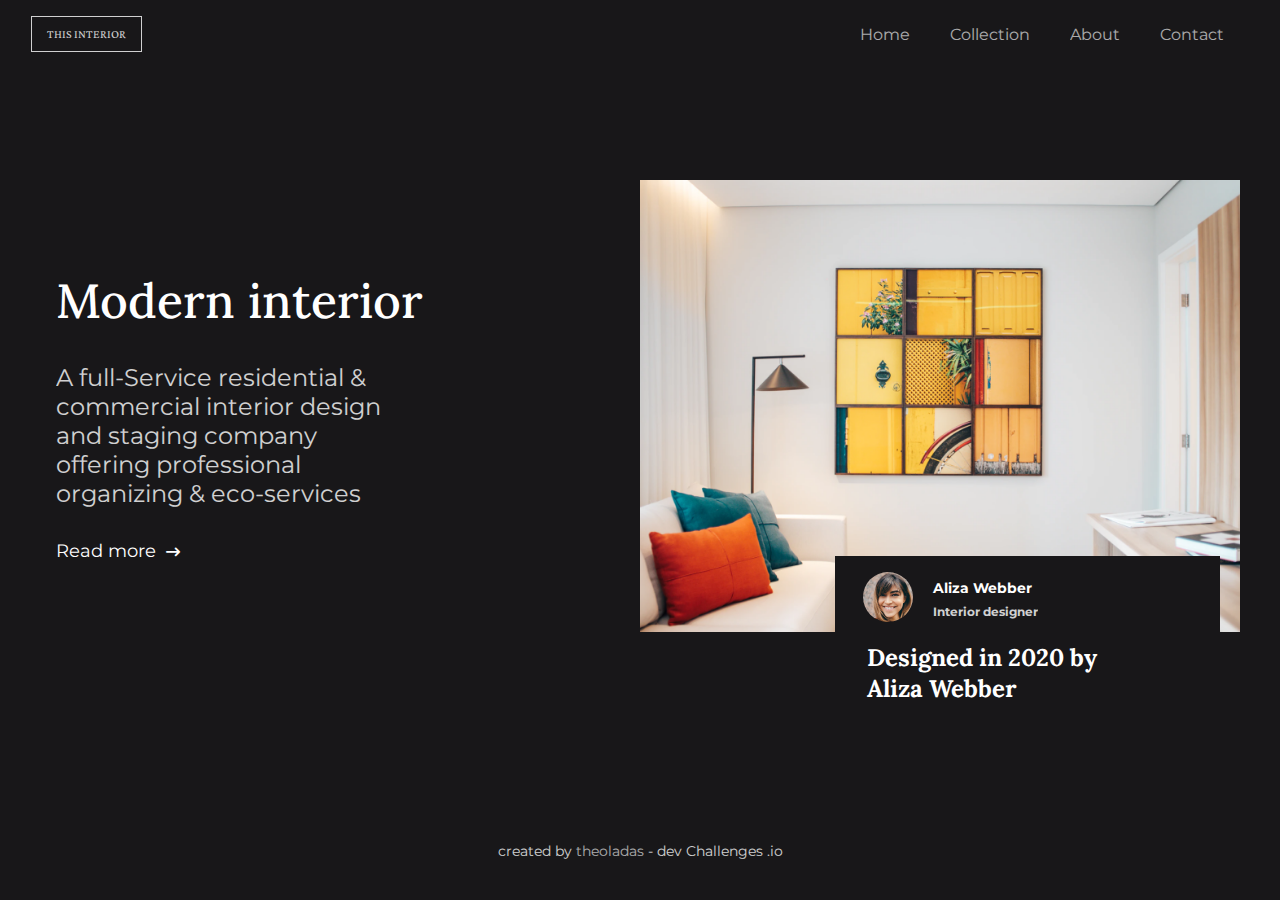
<file: Interior Consultant/index.html>
<!DOCTYPE html>
<html lang="en">
  <head>
    <meta charset="utf-8" />
    <meta
      name="viewport"
      content="width=device-width, initial-scale=1,
      maximum-scale=5"
    />
    <link rel="icon" href="devchallenges.png" />
    <link
      rel="shortcut icon"
      type="image/x-icon"
      href="https://devchallenges.io/"
    />
    <!-- google fonts -->
    <link
      href="https://fonts.googleapis.com/css2?family=Crimson+Pro:wght@200&family=Lora:wght@500;700&family=Montserrat&display=swap"
      rel="stylesheet"
    />
    <!-- font-awesome -->
    <link
      rel="stylesheet"
      href="https://cdnjs.cloudflare.com/ajax/libs/font-awesome/6.0.0/css/all.min.css"
      integrity="sha512-9usAa10IRO0HhonpyAIVpjrylPvoDwiPUiKdWk5t3PyolY1cOd4DSE0Ga+ri4AuTroPR5aQvXU9xC6qOPnzFeg=="
      crossorigin="anonymous"
      referrerpolicy="no-referrer"
    />
    <!-- css -->
    <link rel="stylesheet" href="/Interior Consultant/style.css" />
    <title>Interior Consultant</title>
  </head>
  <body>
    <!-- NAV -->
    <header>
      <nav>
        <button id="logo">THIS INTERIOR</button>
        <ul class="nav-links">
          <li><a href="#">Home</a></li>
          <li><a href="#">Collection</a></li>
          <li><a href="#">About</a></li>
          <li><a href="#">Contact</a></li>
        </ul>
        <div class="burger">
          <div class="line1"></div>
          <div class="line2"></div>
          <div class="line3"></div>
        </div>
      </nav>
    </header>
    <!-- HERO -->
    <div class="hero">
      <div class="container">
        <div class="row">
          <div class="info">
            <h1 class="title">Modern interior</h1>
            <p>
              A full-Service residential & commercial interior design and
              staging company offering professional organizing & eco-services
            </p>
            <span
              >Read more
              <i class="fa-solid fa-arrow-right-long"></i>
            </span>
          </div>
          <div class="image">
            <img src="photo1.png" class="banner-img" />
            <!-- CARD -->
            <div class="card">
              <div class="row">
                <div class="designer-image">
                  <img src="photo2.png" class="designer-img" />
                </div>
                <div class="designer-info">
                  <h4 class="">Aliza Webber</h4>
                  <h5 class="">Interior designer</h5>
                </div>
              </div>
              <div class="designer-heading">
                <h2 class="card-title">Designed in 2020 by Aliza Webber</h2>
              </div>
            </div>
          </div>
        </div>
      </div>
    </div>
    <!-- FOOTER -->
    <footer>
      <div class="footer-text">
        <p>
          created by <a href="https://github.com/theoladas">theoladas</a> - dev
          Challenges .io
        </p>
      </div>
    </footer>
    <script src="app.js"></script>
  </body>
</html>
</file>
<file: Interior Consultant/style.css>
* {
  margin: 0;
  padding: 0;
  box-sizing: border-box;
}

html {
  height: 100vh;
}

body {
  font-family: "Montserrat", sans-serif;
  background-color: #181719;
  color: #fff;
}

a,
li {
  list-style: none;
  color: #fff;
  text-decoration: none;
  opacity: 0.8;
  cursor: pointer;
  transition: all 0.4s ease;
}
a:hover,
li:hover {
  opacity: 1;
  text-decoration: underline;
}

img {
  max-width: 100%;
  height: auto;
}

.title {
  font-family: "Lora", serif;
  font-size: 48px;
  font-weight: 500;
  color: #fff;
  margin: 1rem;
  margin-bottom: 2rem;
}
@media screen and (max-width: 1024px) {
  .title {
    font-size: 45px;
  }
}
@media screen and (max-width: 795px) {
  .title {
    font-size: 43px;
  }
}

.card-title {
  font-family: "Lora", serif;
  font-size: 24px;
  color: #fff;
}
@media screen and (max-width: 1024px) {
  .card-title {
    font-size: 20px;
  }
}

.container {
  max-width: 1200px;
  width: 95%;
  margin: 0 auto;
}

.row {
  display: flex;
}

header {
  min-height: 20vh;
}
header nav {
  padding: 1rem;
  display: flex;
  justify-content: space-between;
}
header nav .nav-links {
  display: flex;
  align-items: center;
  justify-content: center;
}
header nav .nav-links li {
  margin-right: 40px;
}
header nav #logo {
  border: 1px solid #fff;
  color: #fff;
  background: none;
  font-family: "Crimson Pro", serif;
  font-size: 0.75rem;
  margin-left: 15px;
  opacity: 0.8;
  cursor: pointer;
  padding: 10px 15px;
  transition: all 0.4s ease;
}
header nav #logo:hover {
  opacity: 1;
}
header .burger {
  opacity: 0.8;
  display: none;
  transition: all 0.4s ease;
}
header .burger:hover {
  opacity: 1;
}
header .burger div {
  width: 30px;
  height: 3px;
  background-color: #fff;
  margin: 5px;
  transition: all 0.3s ease-in;
}

.hero {
  min-height: 70vh;
}
.hero .row {
  align-items: center;
  justify-content: center;
}
.hero .row .info {
  width: 50%;
}
.hero .row .info p {
  width: 60%;
  margin: 1rem;
  margin-bottom: 2rem;
  font-size: 24px;
  opacity: 0.8;
}
@media screen and (max-width: 1024px) {
  .hero .row .info p {
    font-size: 22px;
  }
}
@media screen and (max-width: 795px) {
  .hero .row .info p {
    font-size: 20px;
  }
}
.hero .row .info span {
  margin: 1rem;
  font-size: 18px;
  opacity: 1;
}
@media screen and (max-width: 1024px) {
  .hero .row .info span {
    font-size: 16px;
  }
}
@media screen and (max-width: 795px) {
  .hero .row .info span {
    font-size: 14px;
  }
}
.hero .row .info span .fa-solid {
  margin-left: 5px;
  font-size: 14px;
}
.hero .row .image {
  width: 50%;
  position: relative;
}
.hero .row .image img {
  -o-object-fit: cover;
     object-fit: cover;
}
.hero .row .image .card {
  background-color: #181719;
  width: 385px;
  height: 200px;
  position: absolute;
  bottom: -120px;
  right: 20px;
  transform: -50%, 0;
  padding: 1rem 0rem;
}
@media screen and (max-width: 1024px) {
  .hero .row .image .card {
    width: 300px;
  }
}
@media screen and (max-width: 590px) {
  .hero .row .image .card {
    bottom: -80px;
    left: 50px;
  }
}
@media screen and (max-width: 490px) {
  .hero .row .image .card {
    bottom: -80px;
    left: 30px;
  }
}
@media screen and (max-width: 440px) {
  .hero .row .image .card {
    width: 300px;
  }
}
.hero .row .image .card .row {
  width: 60%;
}
.hero .row .image .card .row .designer-img {
  width: 50px;
  height: 50px;
  margin-right: 20px;
  border-radius: 50%;
}
@media screen and (max-width: 1024px) {
  .hero .row .image .card .row .designer-img {
    width: 40px;
    height: 40px;
    margin-left: 1rem;
    margin-right: 10px;
  }
}
.hero .row .image .card .row .designer-info h4 {
  font-size: 14px;
  margin-bottom: 0.4rem;
}
.hero .row .image .card .row .designer-info h5 {
  font-size: 12px;
  opacity: 0.8;
}
.hero .row .image .card .designer-heading {
  width: 70%;
  margin: 1rem 2rem;
}

footer {
  padding: 2rem;
}
footer .footer-text {
  display: flex;
  align-items: center;
  justify-content: center;
  font-size: 14px;
  opacity: 0.8;
}

@media screen and (max-width: 768px) {
  body {
    overflow-x: hidden;
  }

  header {
    min-height: 5vh;
  }

  nav .nav-links {
    position: absolute;
    right: 0px;
    height: 100vh;
    top: 5vh;
    background-color: #181719;
    z-index: 1;
    display: flex;
    flex-direction: column;
    align-items: center;
    justify-content: space-around;
    width: 100%;
    transform: translateX(100%);
    transition: transform 0.4s ease-in;
  }
  nav .nav-links li,
nav .nav-links a {
    font-size: 1.5rem;
    opacity: 1;
    margin: 2rem;
  }
  nav .burger {
    display: block;
    cursor: pointer;
  }
  nav .toggle .line1 {
    transform: rotate(-45deg) translate(-5px, 6px);
  }
  nav .toggle .line2 {
    opacity: 0;
  }
  nav .toggle .line3 {
    transform: rotate(45deg) translate(-5px, -6px);
  }
  nav .navActive {
    transform: translateX(0%);
    display: flex;
    align-items: center;
    justify-content: space-around;
  }
  nav .remove-logo {
    display: none;
  }

  .hero {
    width: 100%;
    padding-bottom: 5rem;
  }
  .hero .row {
    flex-direction: column;
  }
  .hero .row .info {
    width: 100%;
    margin-bottom: 2rem;
  }
  .hero .row .info p {
    width: 70%;
  }
  .hero .row .image {
    width: 100%;
  }
  .hero .row .image img {
    max-width: 100%;
  }
  .hero .row .image .card {
    box-shadow: 0px 7px 0px rgba(0, 0, 0, 0.1);
    width: 385px;
    height: 140px;
    bottom: -60px;
    right: 145px;
  }
  .hero .row .image .card .row {
    flex-direction: row;
  }
  .hero .row .image .card .row .designer-img {
    margin-left: 10px;
  }
}/*# sourceMappingURL=style.css.map */
</file>
